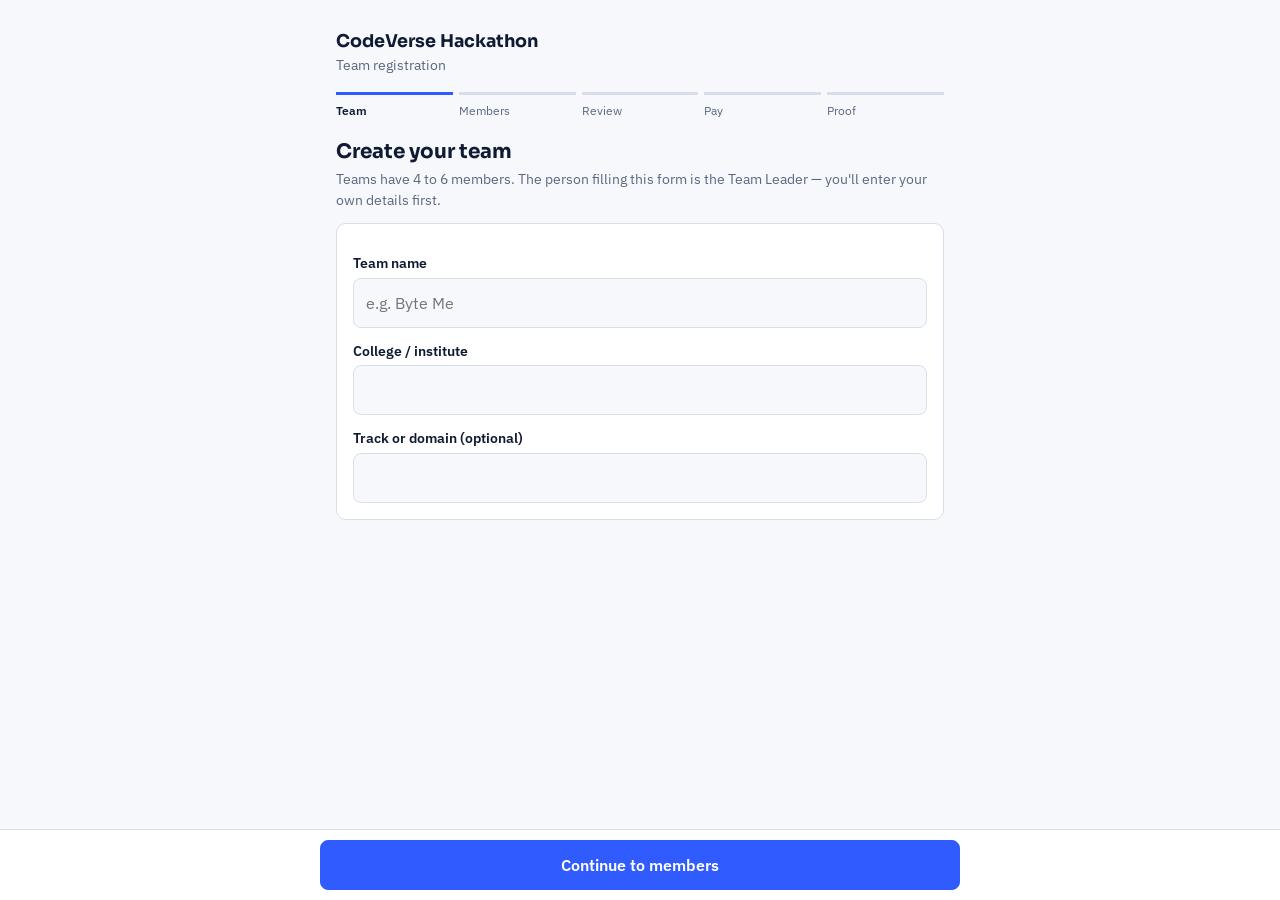
<file: codevers.html>
<!doctype html>
<html lang="en"><head><meta charset="utf-8">
<meta name="viewport" content="width=device-width, initial-scale=1, viewport-fit=cover">
<title>CodeVerse Hackathon — Team Registration</title>
<link rel="preconnect" href="https://fonts.googleapis.com"><link rel="preconnect" href="https://fonts.gstatic.com" crossorigin>
<link rel="stylesheet" href="https://fonts.googleapis.com/css2?family=IBM+Plex+Sans:wght@400;500;600&family=Sora:wght@600;700&display=swap">
<style>:root{--bg:#F6F8FB;--surface:#fff;--ink:#0F1B33;--muted:#5A6781;--line:#D9DFEA;--accent:#2F5BFF;--accent-ink:#fff;--ok:#12805C;--warn:#9A5B00;--warn-bg:#FFF4DC;--err:#B3261E;--err-bg:#FDECEA;--r:10px;
--font:"IBM Plex Sans",system-ui,-apple-system,"Segoe UI",Roboto,sans-serif;--head:"Sora","IBM Plex Sans",system-ui,sans-serif}
@media(prefers-color-scheme:dark){:root{--bg:#0B1220;--surface:#131C30;--ink:#E8EDF7;--muted:#9AA8C2;--line:#27334F;--accent:#6C8BFF;--accent-ink:#0B1220;--ok:#4CC9A0;--warn:#F2B24C;--warn-bg:#2A2111;--err:#FF8A80;--err-bg:#2D1614}}
*{box-sizing:border-box}html{-webkit-text-size-adjust:100%}
body{margin:0;background:var(--bg);color:var(--ink);font:16px/1.5 var(--font)}
main{max-width:640px;margin:0 auto;padding:16px 16px 96px}
h1,h2,h3{font-family:var(--head);line-height:1.2;margin:0}
h1{font-size:1.5rem}h2{font-size:1.25rem;margin-bottom:4px}h3{font-size:1rem}
p{margin:.25rem 0 .75rem}.muted{color:var(--muted);font-size:.9rem}
header.top{padding:12px 0 4px}header.top b{font-family:var(--head);font-size:1.1rem}
.steps{display:flex;gap:6px;margin:12px 0 20px;padding:0;list-style:none}
.steps li{flex:1;font-size:.78rem;color:var(--muted);border-top:3px solid var(--line);padding-top:6px}
.steps li.on{color:var(--ink);border-color:var(--accent);font-weight:600}.steps li.done{border-color:var(--ok);color:var(--ink)}
.card{background:var(--surface);border:1px solid var(--line);border-radius:var(--r);padding:16px;margin-bottom:14px}
.card.leader{border-color:var(--accent);border-width:2px}
.card-head{display:flex;justify-content:space-between;align-items:center;margin-bottom:8px}
.tag{font-size:.75rem;background:var(--accent);color:var(--accent-ink);padding:2px 8px;border-radius:99px}
label{display:block;font-weight:600;font-size:.9rem;margin:12px 0 4px}
input,select{width:100%;font:inherit;color:inherit;background:var(--bg);border:1px solid var(--line);border-radius:8px;padding:12px;min-height:44px}
input:focus-visible,select:focus-visible,button:focus-visible,a:focus-visible{outline:3px solid var(--accent);outline-offset:2px}
input[aria-invalid=true]{border-color:var(--err)}
.field-err{color:var(--err);font-size:.85rem;margin-top:4px}
.banner{border-radius:8px;padding:12px;margin:12px 0;font-size:.92rem}
.banner.info{background:var(--warn-bg);color:var(--warn)}.banner.err{background:var(--err-bg);color:var(--err)}
.btn{display:inline-flex;justify-content:center;align-items:center;gap:6px;font:inherit;font-weight:600;border:1px solid var(--accent);background:var(--accent);color:var(--accent-ink);border-radius:8px;padding:12px 18px;min-height:44px;cursor:pointer}
.btn.ghost{background:transparent;color:var(--accent)}.btn.small{padding:6px 12px;min-height:36px;font-size:.88rem}
.btn.danger{color:var(--err);border-color:var(--err);background:transparent}
.btn:disabled{opacity:.5;cursor:not-allowed}
.bar{position:fixed;left:0;right:0;bottom:0;background:var(--surface);border-top:1px solid var(--line);padding:10px 16px calc(10px + env(safe-area-inset-bottom))}
.bar>div{max-width:640px;margin:0 auto;display:flex;gap:10px}.bar .btn{flex:1}
.count{display:flex;justify-content:space-between;align-items:center;margin:4px 0 12px}
.count b{font-family:var(--head)}
dl{display:grid;grid-template-columns:max-content 1fr;gap:6px 14px;margin:0}dt{color:var(--muted);font-size:.9rem}dd{margin:0;overflow-wrap:anywhere}
.copyrow{display:flex;justify-content:space-between;align-items:center;gap:10px;padding:10px 0;border-bottom:1px solid var(--line)}
.copyrow:last-child{border:0}.copyrow small{display:block;color:var(--muted)}.copyrow code{font:600 1rem ui-monospace,monospace;overflow-wrap:anywhere}
.amount{font:700 2rem var(--head)}.qr{display:block;margin:8px auto;width:min(60vw,220px);height:auto;background:#fff;padding:8px;border-radius:8px}
.seg{display:grid;grid-template-columns:1fr 1fr;gap:8px}.seg label{margin:0;border:1px solid var(--line);border-radius:8px;padding:12px;display:flex;gap:8px;align-items:center;font-weight:500;min-height:44px;cursor:pointer}
.seg input{width:auto;min-height:0}.seg label:has(input:checked){border-color:var(--accent);background:color-mix(in srgb,var(--accent) 10%,transparent)}
.check li{margin:4px 0}.status{display:inline-block;padding:4px 10px;border-radius:99px;font-weight:600;font-size:.85rem;background:var(--warn-bg);color:var(--warn)}
.status.ok{background:color-mix(in srgb,var(--ok) 18%,transparent);color:var(--ok)}.status.bad{background:var(--err-bg);color:var(--err)}
.rid{font:700 1.6rem ui-monospace,monospace;letter-spacing:.04em;overflow-wrap:anywhere}
.sr{position:absolute;left:-9999px}
@media(prefers-reduced-motion:reduce){*{transition:none!important;animation:none!important}}

html,body{background:var(--bg)}</style></head>
<body><main id="app" aria-live="polite"><p class="muted">Loading…</p></main>
<script>// DEMO ONLY: replaces the FastAPI backend with an in-browser mock (same endpoints/shapes). Data lives in this browser only.
(() => {
const KEY = "cv_demo_db_v1"; let mem = { teams: {} };
const load = () => { try { return JSON.parse(localStorage.getItem(KEY)) || mem; } catch { return mem; } };
const store = d => { mem = d; try { localStorage.setItem(KEY, JSON.stringify(d)); } catch {} };
const QR = "data:image/svg+xml;utf8," + encodeURIComponent('<svg xmlns="http://www.w3.org/2000/svg" viewBox="0 0 200 200"><rect width="200" height="200" fill="#fff"/><rect x="10" y="10" width="180" height="180" fill="none" stroke="#0F1B33" stroke-width="4" stroke-dasharray="8 6"/><text x="100" y="95" text-anchor="middle" font-family="sans-serif" font-size="14" fill="#0F1B33">Demo QR</text><text x="100" y="115" text-anchor="middle" font-family="sans-serif" font-size="14" fill="#0F1B33">(placeholder)</text></svg>');
const CFG = { min_members: 4, max_members: 6, fee_per_member: 100, fee_note: "One payment for the whole team", college_email_domains: [], max_proof_mb: 5,
  payment: { bank: { account_holder: "CODEVERSE ORGANIZERS (DEMO)", bank_name: "Demo Bank", account_number: "000000000000", ifsc: "DEMO0000000" }, upi: { upi_id: "codeverse@upi", qr_url: QR } } };
const res = (b, s = 200) => new Response(JSON.stringify(b), { status: s, headers: { "Content-Type": "application/json" } });
const bad = (errors, detail = "Please fix the highlighted fields") => res({ detail, errors }, 422);
const view = t => ({ registration_id: t.rid, team_name: t.name, college: t.college, track: t.track, status: t.status, member_count: t.members.length, expected_amount: t.expected_amount,
  leader: t.members[0].full_name, payment: t.payment ? { ...t.payment } : null, members: t.members.map((m, i) => ({ position: i + 1, is_leader: i === 0, full_name: m.full_name, email: m.email })) });
const realFetch = window.fetch.bind(window);
window.fetch = async (url, opts = {}) => {
  if (typeof url !== "string" || !url.startsWith("/api/")) return realFetch(url, opts);
  await new Promise(r => setTimeout(r, 250));
  const db = load(), m = (opts.method || "GET").toUpperCase();
  if (url === "/api/config") return res(CFG);
  if (url === "/api/registrations" && m === "POST") {
    const b = JSON.parse(opts.body), n = (b.members || []).length;
    if (n < 4 || n > 6) return bad({ form: `A team needs 4 to 6 members (you have ${n})` });
    for (const k of ["reg_no", "email", "phone"]) { const v = b.members.map(x => String(x[k]).trim().toLowerCase()); if (new Set(v).size !== v.length) return bad({ form: `Each member needs a different ${k.replace("_", " ")}` }); }
    if (Object.values(db.teams).some(t => t.name.toLowerCase() === b.name.trim().toLowerCase())) return res({ detail: "A team with this name is already registered. Please choose another name." }, 409);
    const A = "ABCDEFGHJKLMNPQRSTUVWXYZ23456789"; let rid;
    do rid = "CV26-" + Array.from({ length: 6 }, () => A[Math.floor(Math.random() * A.length)]).join(""); while (db.teams[rid]);
    db.teams[rid] = { rid, name: b.name.trim(), college: b.college.trim(), track: (b.track || "").trim() || null, expected_amount: 100 * n, status: "PAYMENT_PENDING", payment: null,
      members: b.members.map(x => ({ full_name: x.full_name.trim(), reg_no: x.reg_no.trim().toUpperCase(), email: x.email.trim().toLowerCase(), phone: x.phone.trim() })) };
    store(db); return res(view(db.teams[rid]), 201);
  }
  const g = url.match(/^\/api\/registrations\/([A-Za-z0-9-]+)(\/payment)?$/);
  if (g) {
    const t = db.teams[g[1].toUpperCase()]; if (!t) return res({ detail: "Registration not found" }, 404);
    if (!g[2] && m === "GET") return res(view(t));
    if (g[2] && m === "POST") {
      if (t.payment && t.payment.status !== "REJECTED") return res({ detail: "Payment details were already submitted for this team." }, 409);
      const f = opts.body, utr = String(f.get("txn_id")).trim().toUpperCase(), file = f.get("proof");
      if (!/^[A-Z0-9\-_/]{6,40}$/.test(utr)) return bad({ txn_id: "Enter the UTR / transaction ID exactly as shown in your payment app" });
      if (Object.values(db.teams).some(x => x !== t && x.payment && x.payment.txn_id === utr)) return res({ detail: "This transaction ID has already been submitted. Check it, or contact the organizers." }, 409);
      t.payment = { method: f.get("method"), txn_id: utr, txn_date: f.get("txn_date"), amount_paid: Number(f.get("amount_paid")).toFixed(2), status: "PENDING", has_proof: !!(file && file.name), submitted_at: new Date().toISOString(), attempt: 1 };
      t.status = "VERIFICATION_PENDING"; store(db); return res(view(t), 201);
    }
  }
  return res({ detail: "Not found" }, 404);
};
})();
</script>
<script>(() => {
const $app = document.getElementById("app");
const LS = "cv_registration_v1";
const STEPS = ["Team", "Members", "Review", "Pay", "Proof"];
let cfg, rid = null, step = 1, errors = {}, busy = false, banner = "", payFields = null;
let team = { name: "", college: "", track: "", members: [] };
const blank = () => ({ full_name: "", reg_no: "", email: "", phone: "" });

// ---- tiny DOM helper (text is always set via textContent => no XSS from user input) ----
function h(tag, attrs = {}, ...kids) {
  const el = document.createElement(tag);
  for (const [k, v] of Object.entries(attrs)) {
    if (v === false || v == null) continue;
    if (k.startsWith("on")) el.addEventListener(k.slice(2), v);
    else if (k === "class") el.className = v;
    else if (k in el && k !== "list") try { el[k] = v; } catch { el.setAttribute(k, v); }
    else el.setAttribute(k, v);
  }
  for (const kid of kids.flat()) if (kid != null && kid !== false) el.append(kid.nodeType ? kid : document.createTextNode(kid));
  return el;
}
const fee = () => cfg.fee_per_member * team.members.length;
const inr = n => "₹" + Number(n).toLocaleString("en-IN");
const save = () => { try { localStorage.setItem(LS, JSON.stringify({ team, rid })); } catch {} };
const api = async (url, opts) => {
  const r = await fetch(url, opts); let body = {};
  try { body = await r.json(); } catch {}
  if (!r.ok) throw Object.assign(new Error(body.detail || "Something went wrong"), { status: r.status, errors: body.errors || {}, body });
  return body;
};

// ---- validation (mirrors the server; the server is the source of truth) ----
const EMAIL = /^[^\s@]+@([^\s@.]+\.)+[A-Za-z]{2,}$/;
function validateTeam() {
  const e = {};
  if (team.name.trim().length < 2) e.name = "Enter a team name (at least 2 characters)";
  if (team.college.trim().length < 3) e.college = "Enter your college name";
  return e;
}
function validateMembers() {
  const e = {}, seen = { reg_no: {}, email: {}, phone: {} };
  team.members.forEach((m, i) => {
    const p = `m${i}.`, ph = m.phone.replace(/[\s-]/g, "").replace(/^(\+91|0)/, "");
    if (m.full_name.trim().length < 2) e[p + "full_name"] = "Enter the full name";
    if (!/^[A-Za-z0-9/\-_.]{3,40}$/.test(m.reg_no.trim())) e[p + "reg_no"] = "Enter the registration number";
    if (!EMAIL.test(m.email.trim())) e[p + "email"] = "Enter a valid email address";
    else if (cfg.college_email_domains.length && !cfg.college_email_domains.some(d => m.email.trim().toLowerCase().endsWith(d))) e[p + "email"] = "Use your college email address";
    if (!/^[6-9]\d{9}$/.test(ph)) e[p + "phone"] = "Enter a 10-digit mobile number";
    for (const [k, v] of [["reg_no", m.reg_no.trim().toUpperCase()], ["email", m.email.trim().toLowerCase()], ["phone", ph]]) {
      if (!v) continue;
      if (v in seen[k] && !e[p + k]) e[p + k] = "Already used by another member";
      seen[k][v] = 1;
    }
  });
  if (team.members.length < cfg.min_members) e.count = `Add at least ${cfg.min_members} members (including the leader)`;
  return e;
}

// ---- shared UI pieces ----
function field(label, value, onInput, key, opts = {}) {
  const id = "f-" + key.replace(/\W/g, "_");
  return h("div", {},
    h("label", { for: id }, label),
    h("input", { id, value, type: opts.type || "text", inputMode: opts.inputMode, autocomplete: opts.autocomplete || "off",
      placeholder: opts.placeholder || "", max: opts.max, "aria-invalid": errors[key] ? "true" : false,
      "aria-describedby": errors[key] ? id + "-e" : false, oninput: ev => onInput(ev.target.value) }),
    errors[key] ? h("div", { class: "field-err", id: id + "-e" }, errors[key]) : null);
}
const stepper = () => h("ol", { class: "steps", "aria-label": "Progress" },
  STEPS.map((s, i) => h("li", { class: i + 1 < step ? "done" : i + 1 === step ? "on" : "", "aria-current": i + 1 === step ? "step" : false }, s)));
const bar = (...btns) => h("div", { class: "bar" }, h("div", {}, ...btns));
const bannerEl = () => banner ? h("div", { class: "banner err", role: "alert" }, banner) : null;
function copyBtn(text, label) {
  const b = h("button", { class: "btn ghost small", type: "button", "aria-label": "Copy " + label, onclick: async () => {
    try { await navigator.clipboard.writeText(text); }
    catch { const t = h("textarea", { value: text }); document.body.append(t); t.select(); document.execCommand("copy"); t.remove(); }
    b.textContent = "Copied"; setTimeout(() => b.textContent = "Copy", 1500);
  } }, "Copy");
  return b;
}
const copyRow = (label, value) => h("div", { class: "copyrow" }, h("div", {}, h("small", {}, label), h("code", {}, value)), copyBtn(value, label));

// ---- screens ----
function screenTeam() {
  return [
    h("h2", {}, "Create your team"),
    h("p", { class: "muted" }, `Teams have ${cfg.min_members} to ${cfg.max_members} members. The person filling this form is the Team Leader — you'll enter your own details first.`),
    h("div", { class: "card" },
      field("Team name", team.name, v => team.name = v, "name", { placeholder: "e.g. Byte Me" }),
      field("College / institute", team.college, v => team.college = v, "college", { autocomplete: "organization" }),
      field("Track or domain (optional)", team.track, v => team.track = v, "track")),
    bar(h("button", { class: "btn", onclick: () => go(2, validateTeam) }, "Continue to members"))];
}

function screenMembers() {
  const n = team.members.length;
  const cards = team.members.map((m, i) => {
    const p = `m${i}.`, leader = i === 0;
    return h("section", { class: "card" + (leader ? " leader" : ""), "aria-label": leader ? "Team Leader" : "Member " + (i + 1) },
      h("div", { class: "card-head" }, h("h3", {}, leader ? "Team Leader (you)" : "Member " + (i + 1)),
        leader ? h("span", { class: "tag" }, "Leader") :
          h("button", { class: "btn danger small", type: "button", disabled: n <= cfg.min_members, title: n <= cfg.min_members ? `Teams need at least ${cfg.min_members} members` : "", onclick: () => { team.members.splice(i, 1); errors = {}; render(); } }, "Remove")),
      field("Full name", m.full_name, v => m.full_name = v, p + "full_name", { autocomplete: leader ? "name" : "off" }),
      field("Registration number", m.reg_no, v => m.reg_no = v, p + "reg_no"),
      field("College email", m.email, v => m.email = v, p + "email", { type: "email", inputMode: "email", autocomplete: leader ? "email" : "off" }),
      field("Phone number", m.phone, v => m.phone = v, p + "phone", { type: "tel", inputMode: "tel", autocomplete: leader ? "tel" : "off", placeholder: "10-digit mobile" }));
  });
  return [
    h("h2", {}, "Add your members"),
    h("div", { class: "count" }, h("span", { class: "muted" }, `Required: ${cfg.min_members}–${cfg.max_members} members including the leader`), h("b", {}, `${n} / ${cfg.max_members}`)),
    h("div", { class: "banner info" }, `Fee: ${inr(cfg.fee_per_member)} per member × ${n} = `, h("b", {}, inr(fee())), ". One payment for the whole team, after you review."),
    errors.count ? h("div", { class: "banner err", role: "alert" }, errors.count) : null, bannerEl(),
    ...cards,
    n < cfg.max_members ? h("button", { class: "btn ghost", type: "button", style: "width:100%", onclick: () => { team.members.push(blank()); errors = {}; render(); } }, `+ Add member (${n + 1} of ${cfg.max_members})`) : h("p", { class: "muted" }, "Maximum team size reached."),
    bar(h("button", { class: "btn ghost", onclick: () => go(1) }, "Back"), h("button", { class: "btn", onclick: () => go(3, validateMembers) }, "Review details"))];
}

function screenReview() {
  return [
    h("h2", {}, "Review your details"),
    h("p", { class: "muted" }, "Check everything now. Your registration ID and payment step come next."),
    bannerEl(),
    h("div", { class: "card" }, h("dl", {}, h("dt", {}, "Team"), h("dd", {}, team.name), h("dt", {}, "College"), h("dd", {}, team.college),
      team.track ? [h("dt", {}, "Track"), h("dd", {}, team.track)] : null, h("dt", {}, "Members"), h("dd", {}, `${team.members.length} (including leader)`),
      h("dt", {}, "Fee"), h("dd", {}, `${inr(fee())} (${inr(cfg.fee_per_member)} × ${team.members.length} members)`))),
    ...team.members.map((m, i) => h("div", { class: "card" }, h("h3", {}, i === 0 ? "Team Leader" : "Member " + (i + 1)),
      h("dl", {}, h("dt", {}, "Name"), h("dd", {}, m.full_name), h("dt", {}, "Reg. no."), h("dd", {}, m.reg_no.toUpperCase()), h("dt", {}, "Email"), h("dd", {}, m.email), h("dt", {}, "Phone"), h("dd", {}, m.phone)))),
    bar(h("button", { class: "btn ghost", onclick: () => go(2) }, "Edit"), h("button", { class: "btn", disabled: busy, onclick: createTeam }, busy ? "Saving…" : "Confirm and go to payment"))];
}

function screenPay() {
  const b = cfg.payment.bank, u = cfg.payment.upi;
  return [
    h("h2", {}, "Pay the registration fee"),
    h("div", { class: "banner info" }, `Your registration ID is ${rid}. It is saved, but your spot is only confirmed after we verify your payment.`),
    h("div", { class: "card" }, h("div", { class: "muted" }, "Amount to pay"), h("div", { class: "amount" }, inr(fee())), h("div", { class: "muted" }, `${inr(cfg.fee_per_member)} × ${team.members.length} members. ${cfg.fee_note}: pay this total once, from any one account.`)),
    h("section", { class: "card", "aria-label": "Pay by UPI" }, h("h3", {}, "Option 1: UPI"),
      h("img", { class: "qr", src: u.qr_url, alt: "UPI QR code. Scan with any UPI app." }),
      h("p", { class: "muted", style: "text-align:center" }, "Scan with any UPI app, or pay to this UPI ID"), copyRow("UPI ID", u.upi_id)),
    h("section", { class: "card", "aria-label": "Pay by bank transfer" }, h("h3", {}, "Option 2: Bank transfer"),
      copyRow("Account holder", b.account_holder), copyRow("Bank", b.bank_name), copyRow("Account number", b.account_number), copyRow("IFSC code", b.ifsc)),
    h("div", { class: "card" }, h("h3", {}, "After you pay, keep these ready"),
      h("ul", { class: "check" }, h("li", {}, "Transaction ID / UTR number (shown in your payment app)"), h("li", {}, "Date of payment and amount paid"), h("li", {}, "A screenshot of the payment (optional, but speeds up verification)")),
      h("p", { class: "muted" }, "We never ask for your UPI PIN, OTP, card details or bank password. Do not share them with anyone.")),
    bar(h("button", { class: "btn", onclick: () => go(5) }, "I've paid — enter details"))];
}

function screenProof() {
  const f = payFields ||= { method: "UPI", txn_id: "", txn_date: new Date().toISOString().slice(0, 10), amount_paid: String(fee()) };
  const fileInput = h("input", { type: "file", id: "proof", accept: "image/png,image/jpeg,application/pdf" });
  return [
    h("h2", {}, "Enter your payment details"),
    h("p", { class: "muted" }, `Registration ID: ${rid}`), bannerEl(),
    h("div", { class: "card" },
      h("label", {}, "Payment method"),
      h("div", { class: "seg", role: "radiogroup" }, ["UPI", "BANK_TRANSFER"].map(m => h("label", {}, h("input", { type: "radio", name: "method", value: m, checked: f.method === m, onchange: () => f.method = m }), m === "UPI" ? "UPI" : "Bank transfer"))),
      field("Transaction ID / UTR number", f.txn_id, v => f.txn_id = v, "txn_id", { placeholder: "e.g. 412345678901", autocomplete: "off" }),
      field("Transaction date", f.txn_date, v => f.txn_date = v, "txn_date", { type: "date", max: new Date().toISOString().slice(0, 10) }),
      field("Amount paid (₹)", f.amount_paid, v => f.amount_paid = v, "amount_paid", { type: "number", inputMode: "decimal" }),
      h("label", { for: "proof" }, "Payment screenshot (optional)"), fileInput,
      errors.proof ? h("div", { class: "field-err" }, errors.proof) : h("div", { class: "muted" }, `PNG, JPG or PDF, up to ${cfg.max_proof_mb} MB`)),
    bar(h("button", { class: "btn ghost", onclick: () => go(4) }, "Back"), h("button", { class: "btn", disabled: busy, onclick: () => submitPayment(fileInput) }, busy ? "Submitting…" : "Submit registration"))];
}

function screenDone(t) {
  const p = t.payment, status = t.status === "CONFIRMED" ? ["Payment verified", "ok"] : t.status === "PAYMENT_REJECTED" ? ["Payment rejected", "bad"] : ["Pending verification", ""];
  return [
    h("header", { class: "top" }, h("b", {}, "CodeVerse Hackathon")),
    h("h1", {}, t.status === "CONFIRMED" ? "You're registered" : "Registration submitted successfully"),
    h("div", { class: "card" }, h("div", { class: "muted" }, "Registration ID — save this"), h("div", { class: "rid" }, t.registration_id), copyBtn(t.registration_id, "registration ID")),
    h("div", { class: "card" }, h("dl", {}, h("dt", {}, "Team"), h("dd", {}, t.team_name), h("dt", {}, "Team leader"), h("dd", {}, t.leader), h("dt", {}, "Members"), h("dd", {}, String(t.member_count)),
      h("dt", {}, "Payment"), h("dd", {}, h("span", { class: "status " + status[1] }, status[0])),
      p ? [h("dt", {}, "UTR / ID"), h("dd", {}, p.txn_id), h("dt", {}, "Amount"), h("dd", {}, inr(p.amount_paid))] : null)),
    t.status === "PAYMENT_REJECTED" ? h("div", { class: "banner err" }, `Reason: ${p?.admin_note || "Please check your transaction details."} `, h("a", { href: "#/pay/" + t.registration_id }, "Resubmit payment details")) : null,
    t.status === "VERIFICATION_PENDING" ? h("p", { class: "muted" }, "We'll verify your payment against our bank records. Keep your registration ID — you can reopen this page any time to check the status.") : null,
    h("button", { class: "btn ghost", onclick: () => { location.hash = ""; location.reload(); } }, "Register another team")];
}

// ---- actions ----
function go(n, validator) {
  banner = ""; if (validator) { errors = validator(); if (Object.keys(errors).length) { render(); focusError(); return; } }
  errors = {}; if (n === 2 && !team.members.length) team.members = [blank(), blank(), blank(), blank()];
  step = n; save(); render(); window.scrollTo(0, 0);
}
function focusError() { setTimeout(() => (document.querySelector("[aria-invalid=true]") || document.querySelector(".banner.err"))?.scrollIntoView({ block: "center" }), 0); }

async function createTeam() {
  if (rid) return go(4);                     // already created (e.g. user pressed Back); don't create a duplicate
  busy = true; banner = ""; render();
  try {
    const t = await api("/api/registrations", { method: "POST", headers: { "Content-Type": "application/json" }, body: JSON.stringify(team) });
    rid = t.registration_id; save(); busy = false; go(4);
  } catch (e) {
    busy = false;
    if (e.status === 409) { errors = { name: e.message }; step = 1; }
    else if (e.status === 422) { banner = Object.values(e.errors).join(" • ") || e.message; }
    else banner = "We couldn't reach the server. Check your connection and try again.";
    render(); focusError();
  }
}

async function submitPayment(fileInput) {
  const f = payFields; errors = {}; banner = "";
  if (!/^[A-Za-z0-9\-_/]{6,40}$/.test(f.txn_id.trim())) errors.txn_id = "Enter the UTR / transaction ID exactly as shown in your payment app";
  if (!f.txn_date) errors.txn_date = "Enter the date you paid";
  if (!(Number(f.amount_paid) > 0)) errors.amount_paid = "Enter the amount you paid";
  const file = fileInput.files[0];
  if (file && file.size > cfg.max_proof_mb * 1048576) errors.proof = `File is larger than ${cfg.max_proof_mb} MB`;
  if (Object.keys(errors).length) { render(); focusError(); return; }
  const fd = new FormData();
  for (const k of ["method", "txn_id", "txn_date", "amount_paid"]) fd.append(k, f[k]);
  if (file) fd.append("proof", file);
  busy = true; render();
  try {
    await api(`/api/registrations/${rid}/payment`, { method: "POST", body: fd });
    try { localStorage.removeItem(LS); } catch {}
    busy = false; location.hash = "#/confirmation/" + rid;
  } catch (e) {
    busy = false; errors = e.errors || {};
    banner = e.status === 409 || e.status === 413 || !Object.keys(errors).length ? e.message : "";
    render(); focusError();
  }
}

// ---- routing / render ----
async function render() {
  const m = location.hash.match(/^#\/(confirmation|pay)\/([A-Z0-9-]+)$/i);
  if (m && m[1] === "confirmation") {
    try { $app.replaceChildren(...screenDone(await api("/api/registrations/" + m[2]))); } catch (e) { $app.replaceChildren(h("div", { class: "banner err" }, e.message)); }
    return;
  }
  if (m && m[1] === "pay") { rid = m[2].toUpperCase(); step = 5; }
  const screens = { 1: screenTeam, 2: screenMembers, 3: screenReview, 4: screenPay, 5: screenProof };
  const active = document.activeElement?.id;
  $app.replaceChildren(h("header", { class: "top" }, h("b", {}, "CodeVerse Hackathon"), h("div", { class: "muted" }, "Team registration")), stepper(), ...screens[step]());
  if (active) document.getElementById(active)?.focus();
}

async function boot() {
  try { cfg = await api("/api/config"); } catch { $app.replaceChildren(h("div", { class: "banner err" }, "Registration is unavailable right now. Please try again shortly.")); return; }
  try { const s = JSON.parse(localStorage.getItem(LS) || "null"); if (s) { team = s.team; rid = s.rid; if (rid) step = 4; } } catch {}
  addEventListener("hashchange", render); render();
}
boot();
})();
</script></body></html>
</file>
